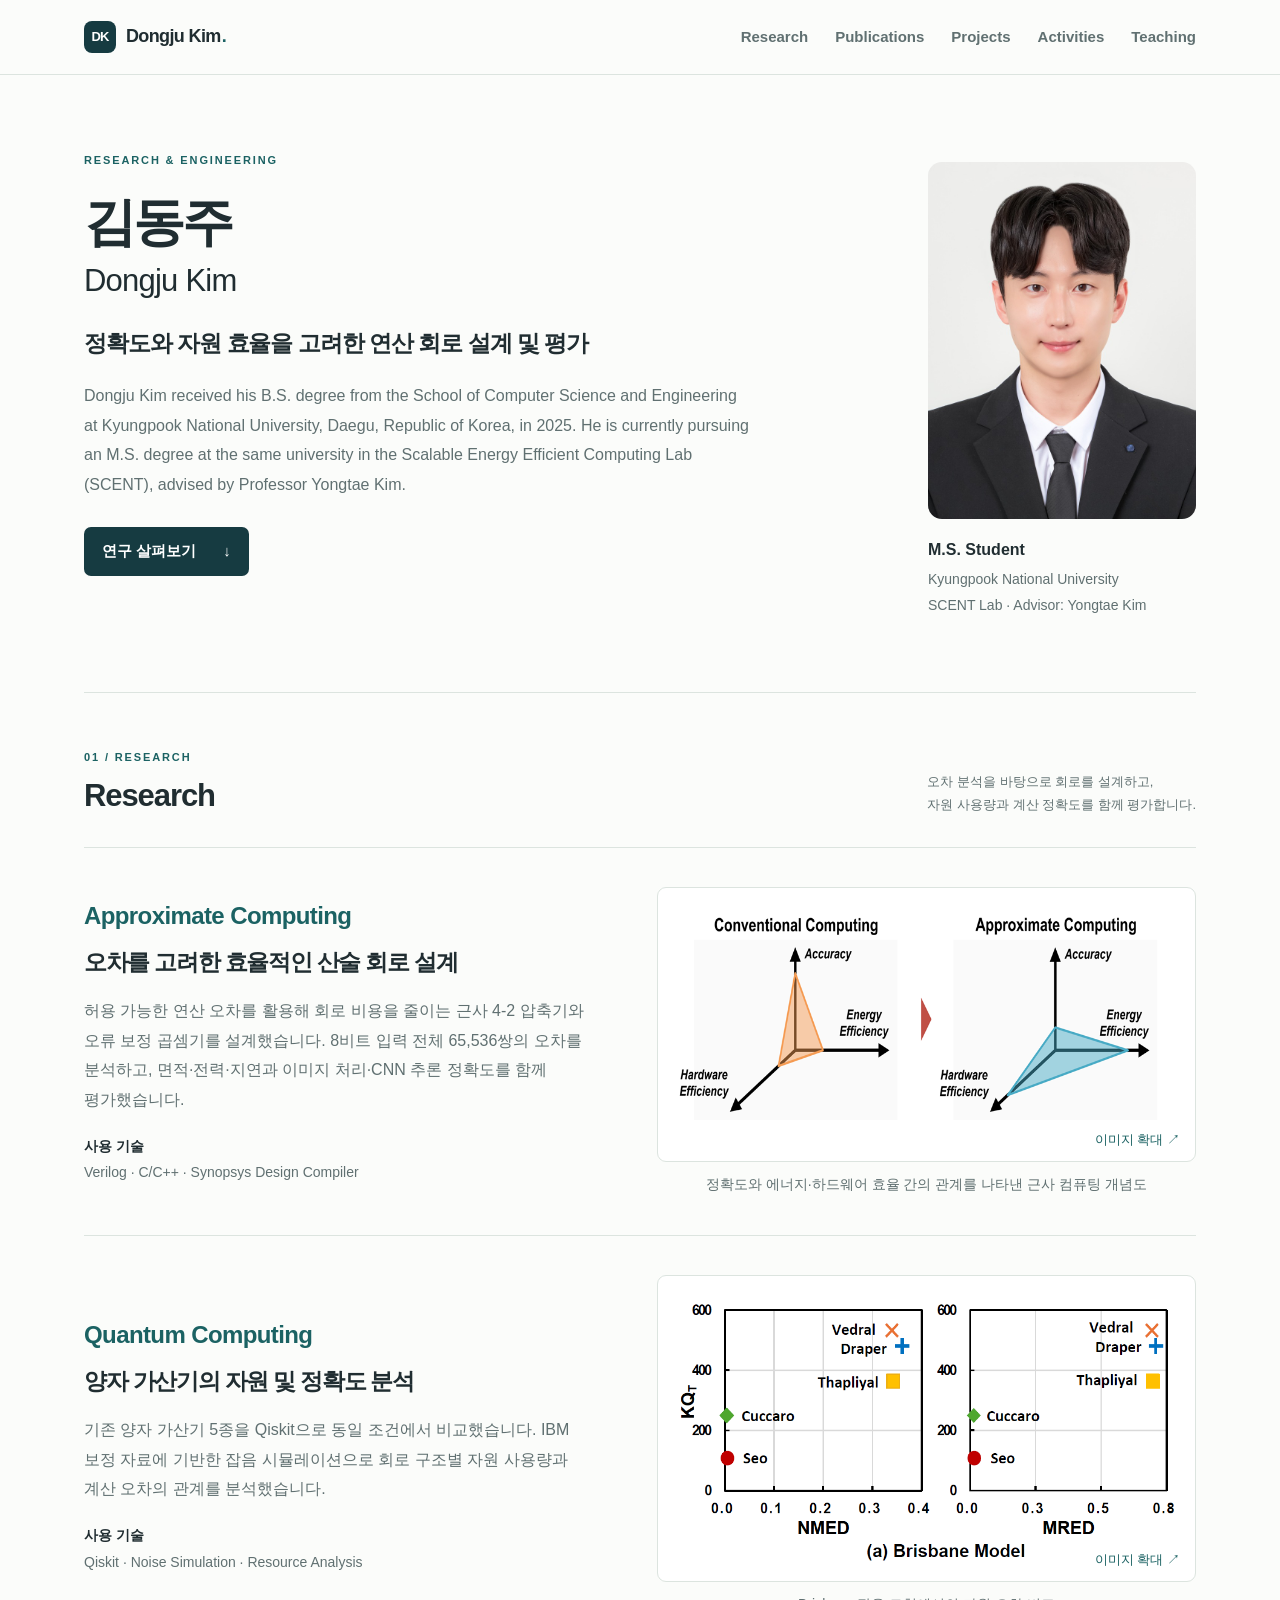
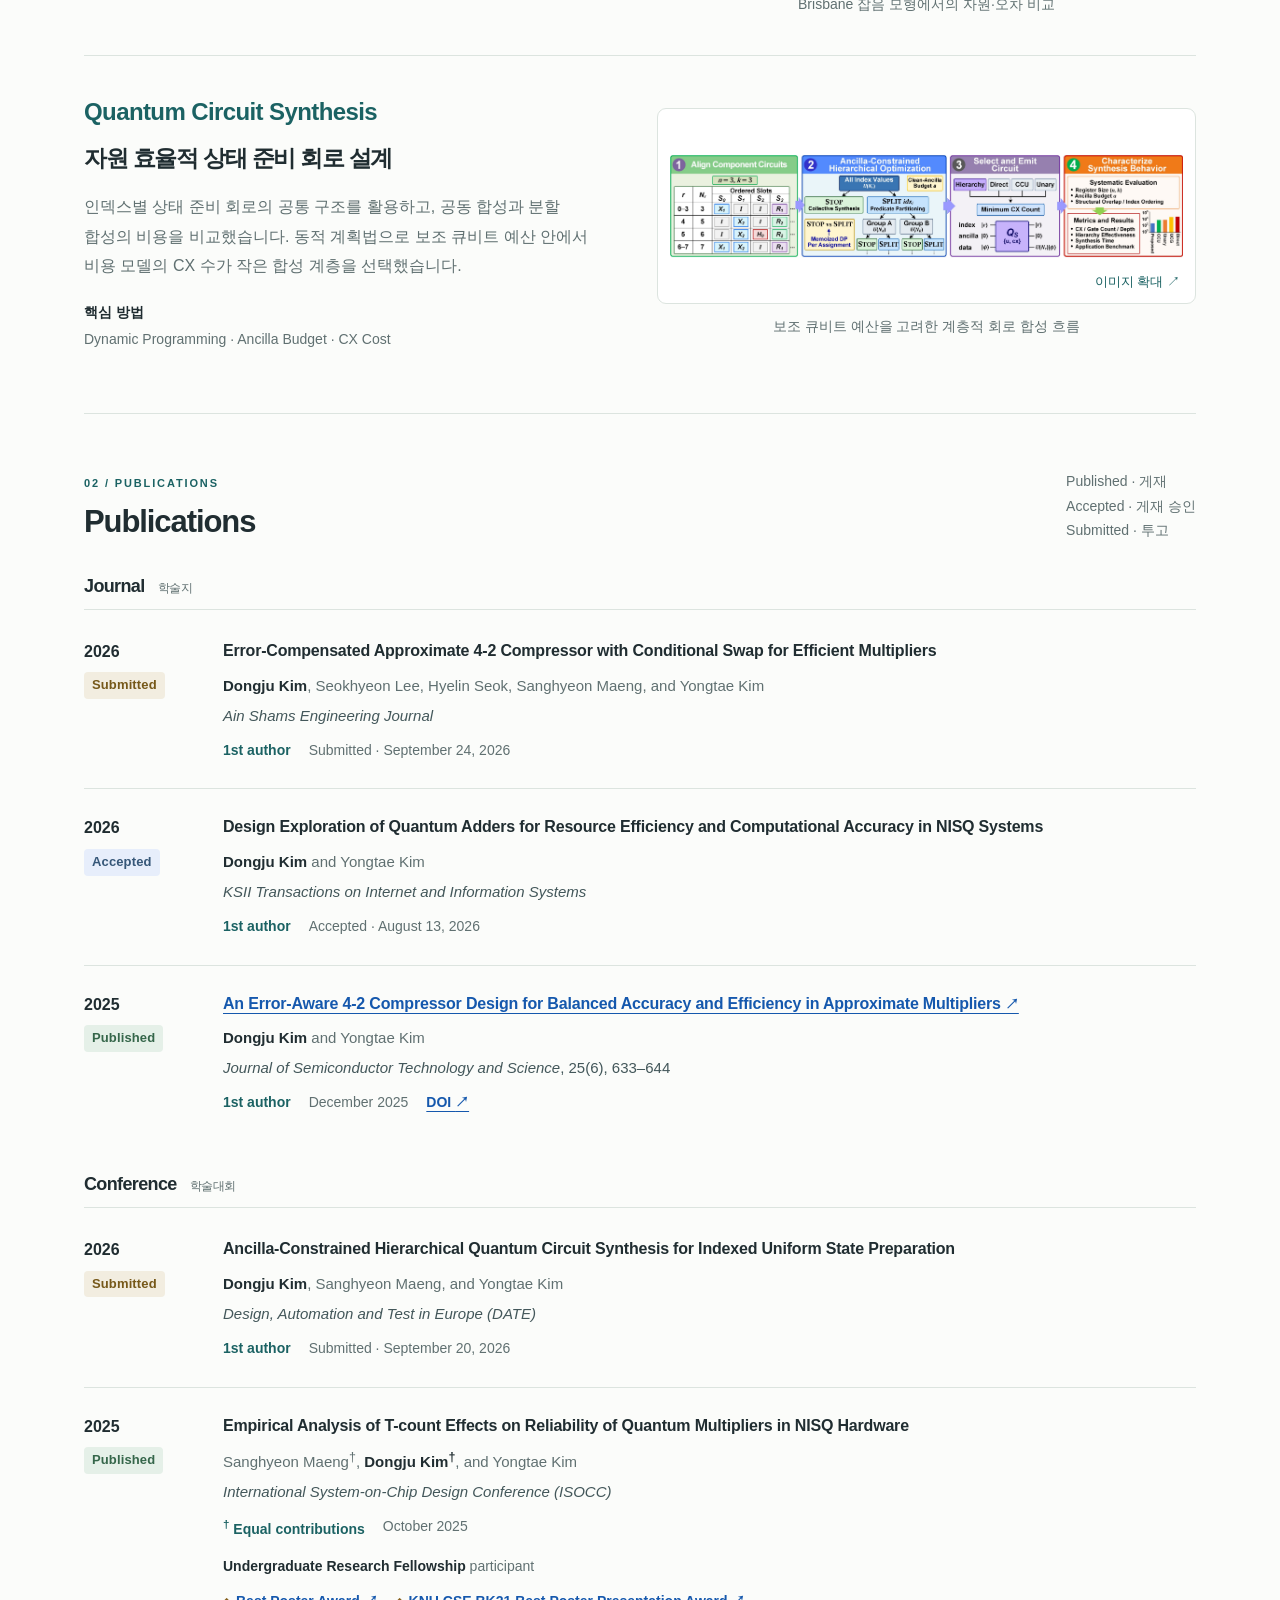
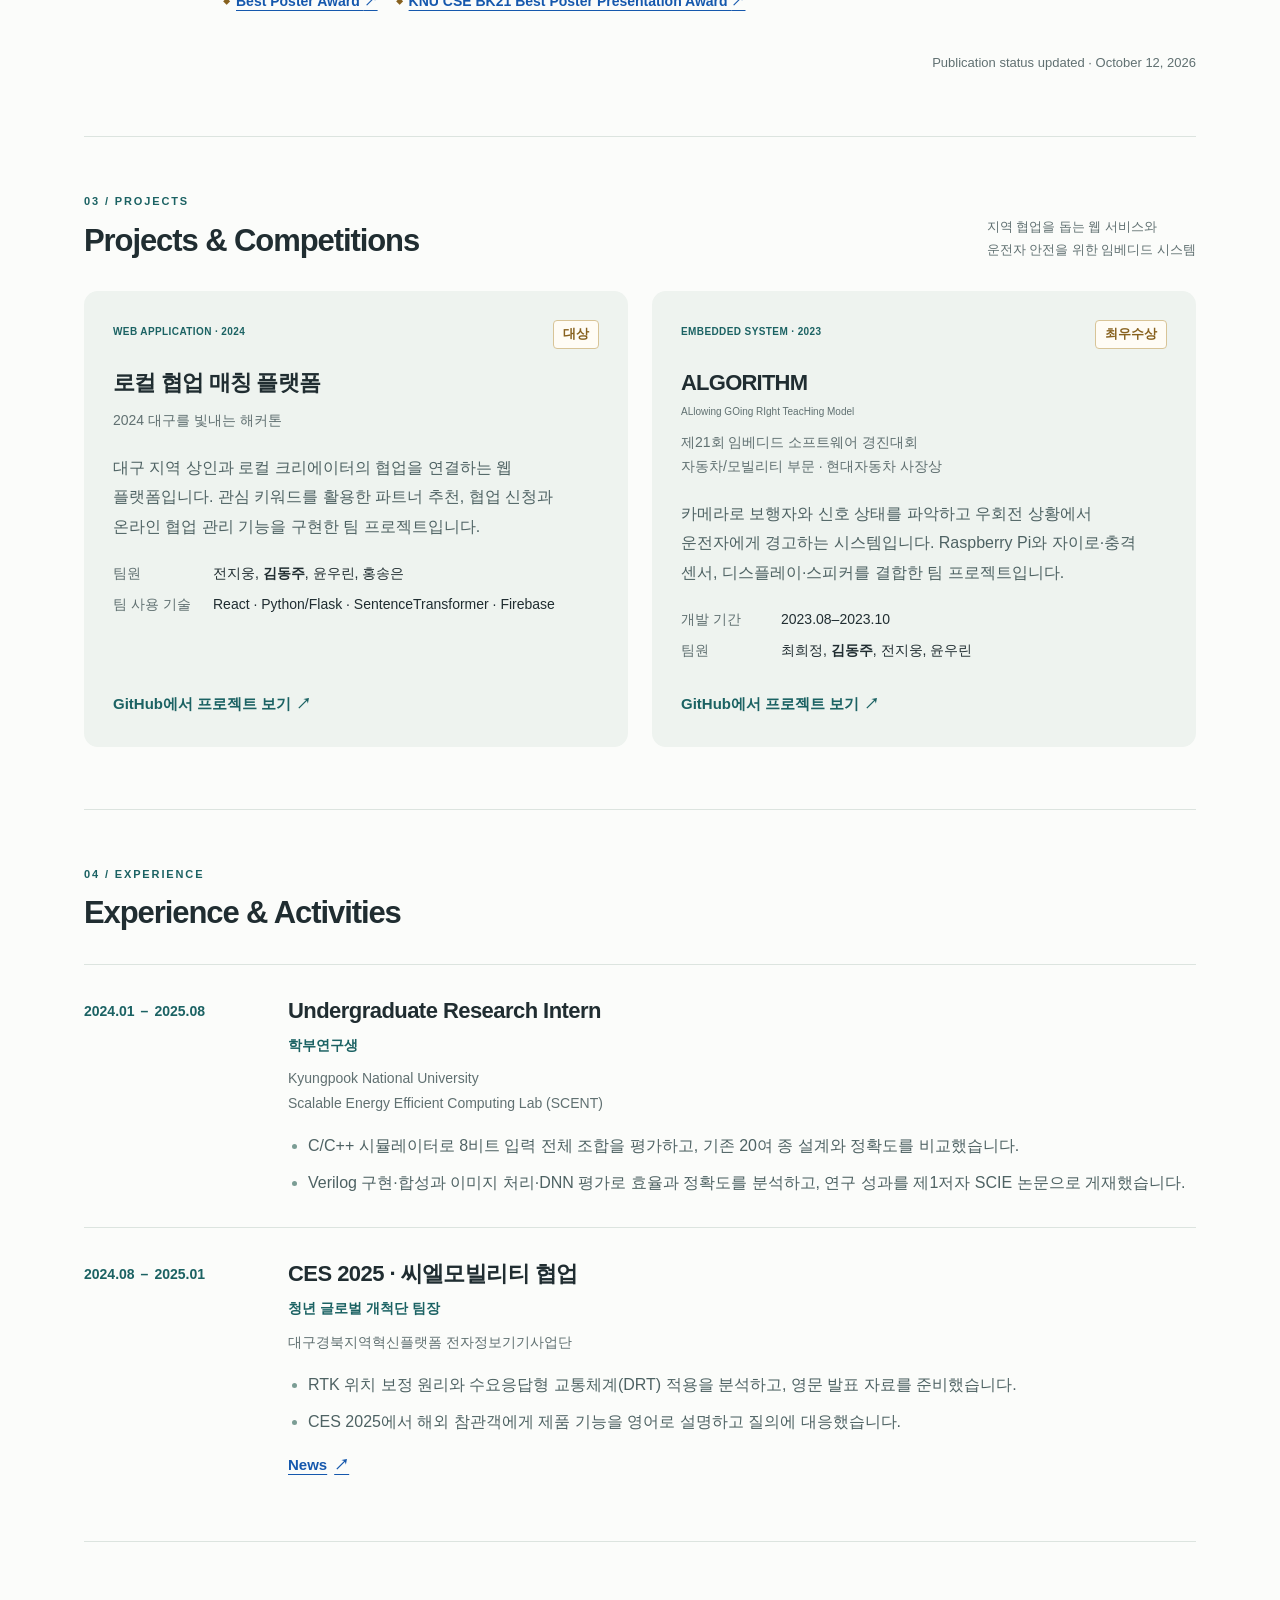
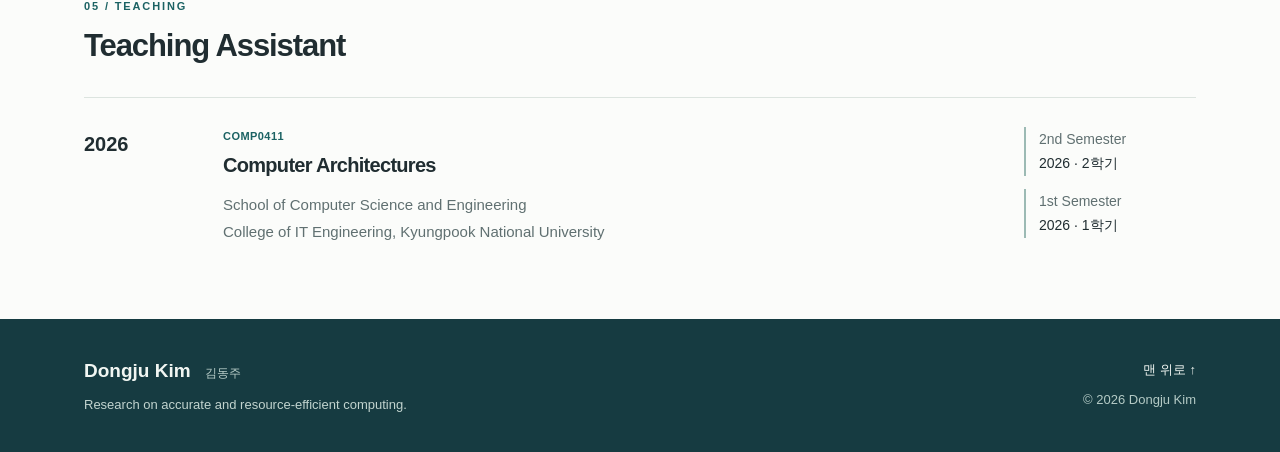
<file: index.html>
<!doctype html>
<html lang="ko">
<head>
  <meta charset="utf-8">
  <meta name="viewport" content="width=device-width, initial-scale=1">
  <meta name="theme-color" content="#163b41">
  <title>Dongju Kim · 김동주 | Research &amp; Engineering</title>
  <meta name="description" content="김동주(Dongju Kim)의 연구 및 개발 포트폴리오. 경북대학교 SCENT Lab 석사과정. 근사 연산 회로, 양자 가산기, 자원 효율적 양자 회로 합성 연구와 프로젝트를 소개합니다.">
  <meta property="og:type" content="website">
  <meta property="og:title" content="Dongju Kim · 김동주 | Research &amp; Engineering">
  <meta property="og:description" content="정확도와 자원 효율을 고려한 연산 회로 설계 및 평가. 연구, 논문, 개발 프로젝트를 소개합니다.">
  <meta property="og:url" content="https://dongju333.github.io/">
  <meta property="og:image" content="https://dongju333.github.io/assets/dongju-kim.jpg">
  <link rel="canonical" href="https://dongju333.github.io/">
  <link rel="icon" href="assets/favicon.svg" type="image/svg+xml">
  <link rel="stylesheet" href="styles.css?v=20261012-activities">
  <script src="script.js" defer></script>
</head>
<body>
  <a class="skip-link" href="#main">본문으로 이동</a>
  <header class="site-header">
    <div class="nav-wrap">
      <a class="wordmark" href="#about" aria-label="Dongju Kim 홈"><span class="monogram" aria-hidden="true">DK</span> Dongju Kim<span class="wordmark-dot" aria-hidden="true">.</span></a>
      <nav aria-label="주요 메뉴">
        <a href="#research">Research</a>
        <a href="#publications">Publications</a>
        <a href="#projects">Projects</a>
        <a href="#activities">Activities</a>
        <a href="#teaching">Teaching</a>
      </nav>
    </div>
  </header>

  <main id="main" class="page">
    <!-- ABOUT: 약력, 이름, 소개 문구 -->
    <section id="about" class="hero" aria-labelledby="hero-name">
      <div class="hero-copy">
        <p class="eyebrow">RESEARCH &amp; ENGINEERING</p>
        <h1 id="hero-name">김동주<span lang="en">Dongju Kim</span></h1>
        <p class="hero-focus">정확도와 자원 효율을 고려한 연산 회로 설계 및 평가</p>
        <p class="bio" lang="en">Dongju Kim received his B.S. degree from the School of Computer Science and Engineering at Kyungpook National University, Daegu, Republic of Korea, in 2025. He is currently pursuing an M.S. degree at the same university in the Scalable Energy Efficient Computing Lab (SCENT), advised by Professor Yongtae Kim.</p>
        <div class="hero-links">
          <a class="button primary" href="#research">연구 살펴보기 <span aria-hidden="true">↓</span></a>
        </div>
      </div>
      <aside class="profile" aria-label="프로필">
        <img src="assets/dongju-kim.jpg" width="720" height="960" alt="김동주 프로필 사진" fetchpriority="high">
        <div class="profile-caption"><strong>M.S. Student</strong><span>Kyungpook National University</span><span>SCENT Lab · Advisor: Yongtae Kim</span></div>
      </aside>
    </section>

    <!-- RESEARCH: 설명은 간결하게, 서지정보는 Publications에서 관리 -->
    <section id="research" class="section" aria-labelledby="research-title">
      <div class="section-heading"><div><p class="eyebrow">01 / RESEARCH</p><h2 id="research-title">Research</h2></div><p class="section-intro">오차 분석을 바탕으로 회로를 설계하고,<br>자원 사용량과 계산 정확도를 함께 평가합니다.</p></div>
      <article class="research-item">
        <div class="research-copy">
          <p class="topic">Approximate Computing</p>
          <h3>오차를 고려한 효율적인 산술 회로 설계</h3>
          <p>허용 가능한 연산 오차를 활용해 회로 비용을 줄이는 근사 4-2 압축기와 오류 보정 곱셈기를 설계했습니다. 8비트 입력 전체 65,536쌍의 오차를 분석하고, 면적·전력·지연과 이미지 처리·CNN 추론 정확도를 함께 평가했습니다.</p>
          <p class="methods"><span>사용 기술</span> Verilog · C/C++ · Synopsys Design Compiler</p>
        </div>
        <figure class="research-figure conceptual">
          <a class="figure-open" href="assets/approximate-compressor.png" data-lightbox data-caption="정확도와 에너지·하드웨어 효율 간의 관계를 나타낸 근사 컴퓨팅 개념도" aria-label="근사 컴퓨팅 개념도 확대">
            <img src="assets/approximate-compressor.png" width="840" height="371" loading="lazy" alt="일반 컴퓨팅과 근사 컴퓨팅의 정확도, 에너지 효율, 하드웨어 효율을 비교한 개념도">
            <span class="expand-label">이미지 확대 <span aria-hidden="true">↗</span></span>
          </a>
          <figcaption>정확도와 에너지·하드웨어 효율 간의 관계를 나타낸 근사 컴퓨팅 개념도</figcaption>
        </figure>
      </article>
      <article class="research-item">
        <div class="research-copy">
          <p class="topic">Quantum Computing</p>
          <h3>양자 가산기의 자원 및 정확도 분석</h3>
          <p>기존 양자 가산기 5종을 Qiskit으로 동일 조건에서 비교했습니다. IBM 보정 자료에 기반한 잡음 시뮬레이션으로 회로 구조별 자원 사용량과 계산 오차의 관계를 분석했습니다.</p>
          <p class="methods"><span>사용 기술</span> Qiskit · Noise Simulation · Resource Analysis</p>
        </div>
        <figure class="research-figure">
          <a class="figure-open" href="assets/quantum-adders.png" data-lightbox data-caption="Brisbane 잡음 모형에서 양자 가산기별 자원 지표(KQₜ)와 오차 지표(NMED·MRED) 비교" aria-label="양자 가산기 비교 그래프 확대">
            <img src="assets/quantum-adders.png" width="901" height="472" loading="lazy" alt="Brisbane 잡음 모형에서 Vedral, Draper, Thapliyal, Cuccaro, Seo 가산기의 KQt와 NMED 및 MRED를 비교한 산점도">
            <span class="expand-label">이미지 확대 <span aria-hidden="true">↗</span></span>
          </a>
          <figcaption>Brisbane 잡음 모형에서의 자원·오차 비교</figcaption>
        </figure>
      </article>
      <article class="research-item synthesis">
        <div class="research-copy">
          <p class="topic">Quantum Circuit Synthesis</p>
          <h3>자원 효율적 상태 준비 회로 설계</h3>
          <p>인덱스별 상태 준비 회로의 공통 구조를 활용하고, 공동 합성과 분할 합성의 비용을 비교했습니다. 동적 계획법으로 보조 큐비트 예산 안에서 비용 모델의 CX 수가 작은 합성 계층을 선택했습니다.</p>
          <p class="methods"><span>핵심 방법</span> Dynamic Programming · Ancilla Budget · CX Cost</p>
        </div>
        <figure class="research-figure wide">
          <a class="figure-open" href="assets/state-preparation.jpg" data-lightbox data-caption="회로 정렬, 보조 큐비트 예산을 고려한 계층적 최적화, 회로 선택 및 평가로 구성한 합성 흐름" aria-label="상태 준비 회로 합성 흐름도 확대">
            <img src="assets/state-preparation.jpg" width="4399" height="885" loading="lazy" alt="구성 회로 정렬, 보조 큐비트 제약 계층적 최적화, 회로 선택과 생성, 시스템 동작 평가의 네 단계로 이루어진 합성 흐름도">
            <span class="expand-label">이미지 확대 <span aria-hidden="true">↗</span></span>
          </a>
          <figcaption>보조 큐비트 예산을 고려한 계층적 회로 합성 흐름</figcaption>
        </figure>
      </article>
    </section>

    <!-- PUBLICATIONS: 상태와 날짜는 변경될 때 함께 수정 -->
    <section id="publications" class="section" aria-labelledby="publications-title">
      <div class="section-heading"><div><p class="eyebrow">02 / PUBLICATIONS</p><h2 id="publications-title">Publications</h2></div><p class="section-intro status-key"><span>Published · 게재</span><span>Accepted · 게재 승인</span><span>Submitted · 투고</span></p></div>
      <h3 class="publication-group">Journal <span>학술지</span></h3>
      <ol class="publication-list">
        <li class="publication">
          <div class="publication-meta"><span class="year">2026</span><span class="status submitted">Submitted</span></div>
          <div class="publication-body"><h4>Error-Compensated Approximate 4-2 Compressor with Conditional Swap for Efficient Multipliers</h4>
            <p class="authors"><strong>Dongju Kim</strong>, Seokhyeon Lee, Hyelin Seok, Sanghyeon Maeng, and Yongtae Kim</p>
            <p class="venue"><cite>Ain Shams Engineering Journal</cite></p>
            <p class="publication-detail"><span>1st author</span><span>Submitted · September 24, 2026</span></p>
          </div>
        </li>
        <li class="publication">
          <div class="publication-meta"><span class="year">2026</span><span class="status accepted">Accepted</span></div>
          <div class="publication-body"><h4>Design Exploration of Quantum Adders for Resource Efficiency and Computational Accuracy in NISQ Systems</h4>
            <p class="authors"><strong>Dongju Kim</strong> and Yongtae Kim</p>
            <p class="venue"><cite>KSII Transactions on Internet and Information Systems</cite></p>
            <p class="publication-detail"><span>1st author</span><span>Accepted · August 13, 2026</span></p>
          </div>
        </li>
        <li class="publication">
          <div class="publication-meta"><span class="year">2025</span><span class="status published">Published</span></div>
          <div class="publication-body"><h4><a href="https://doi.org/10.5573/JSTS.2025.25.6.633" target="_blank" rel="noopener noreferrer">An Error-Aware 4-2 Compressor Design for Balanced Accuracy and Efficiency in Approximate Multipliers <span class="external-arrow" aria-hidden="true">↗</span><span class="sr-only"> 논문 새 탭</span></a></h4>
            <p class="authors"><strong>Dongju Kim</strong> and Yongtae Kim</p>
            <p class="venue"><cite>Journal of Semiconductor Technology and Science</cite>, 25(6), 633–644</p>
            <p class="publication-detail"><span>1st author</span><span>December 2025</span><a href="https://doi.org/10.5573/JSTS.2025.25.6.633" target="_blank" rel="noopener noreferrer">DOI <span aria-hidden="true">↗</span><span class="sr-only"> 새 탭</span></a></p>
          </div>
        </li>
      </ol>
      <h3 class="publication-group">Conference <span>학술대회</span></h3>
      <ol class="publication-list">
        <li class="publication">
          <div class="publication-meta"><span class="year">2026</span><span class="status submitted">Submitted</span></div>
          <div class="publication-body"><h4>Ancilla-Constrained Hierarchical Quantum Circuit Synthesis for Indexed Uniform State Preparation</h4>
            <p class="authors"><strong>Dongju Kim</strong>, Sanghyeon Maeng, and Yongtae Kim</p>
            <p class="venue"><cite>Design, Automation and Test in Europe (DATE)</cite></p>
            <p class="publication-detail"><span>1st author</span><span>Submitted · September 20, 2026</span></p>
          </div>
        </li>
        <li class="publication">
          <div class="publication-meta"><span class="year">2025</span><span class="status published">Published</span></div>
          <div class="publication-body"><h4>Empirical Analysis of T-count Effects on Reliability of Quantum Multipliers in NISQ Hardware</h4>
            <p class="authors">Sanghyeon Maeng<sup>†</sup>, <strong>Dongju Kim<sup>†</sup></strong>, and Yongtae Kim</p>
            <p class="venue"><cite>International System-on-Chip Design Conference (ISOCC)</cite></p>
            <p class="publication-detail"><span><sup>†</sup> Equal contributions</span><span>October 2025</span></p>
            <p class="publication-fellowship"><strong>Undergraduate Research Fellowship</strong> participant</p>
            <ul class="paper-awards" aria-label="논문 수상">
              <li><a href="https://drive.google.com/file/d/1_Pi1_OMHDaSgYyZIVinRYZ2fTpuiWrGY/view" target="_blank" rel="noopener noreferrer">Best Poster Award <span class="external-arrow" aria-hidden="true">↗</span><span class="sr-only"> 수상 증빙 새 탭</span></a></li>
              <li><a href="https://drive.google.com/file/d/1RUtCVkG3wfAGXrP49LEhJfXWDFv9yEF8/view" target="_blank" rel="noopener noreferrer">KNU CSE BK21 Best Poster Presentation Award <span class="external-arrow" aria-hidden="true">↗</span><span class="sr-only"> 수상 증빙 새 탭</span></a></li>
            </ul>
          </div>
        </li>
      </ol>
      <p class="updated-note">Publication status updated · October 12, 2026</p>
    </section>

    <!-- PROJECTS: 팀 프로젝트 성과. 개인 역할은 확인된 내용만 추가 -->
    <section id="projects" class="section" aria-labelledby="projects-title">
      <div class="section-heading"><div><p class="eyebrow">03 / PROJECTS</p><h2 id="projects-title">Projects &amp; Competitions</h2></div><p class="section-intro">지역 협업을 돕는 웹 서비스와<br>운전자 안전을 위한 임베디드 시스템</p></div>
      <div class="projects-grid">
        <article class="project-card">
          <div class="project-top"><p class="topic">WEB APPLICATION · 2024</p><span class="award-mark">대상</span></div>
          <h3>로컬 협업 매칭 플랫폼</h3>
          <p class="event-name">2024 대구를 빛내는 해커톤</p>
          <p class="project-description">대구 지역 상인과 로컬 크리에이터의 협업을 연결하는 웹 플랫폼입니다. 관심 키워드를 활용한 파트너 추천, 협업 신청과 온라인 협업 관리 기능을 구현한 팀 프로젝트입니다.</p>
          <dl class="project-facts"><div><dt>팀원</dt><dd>전지웅, <strong>김동주</strong>, 윤우린, 홍송은</dd></div><div><dt>팀 사용 기술</dt><dd>React · Python/Flask · SentenceTransformer · Firebase</dd></div></dl>
          <a class="text-link" href="https://github.com/wldnd2/2024_SW_hackathon" target="_blank" rel="noopener noreferrer">GitHub에서 프로젝트 보기 <span aria-hidden="true">↗</span><span class="sr-only"> 새 탭</span></a>
        </article>
        <article class="project-card">
          <div class="project-top"><p class="topic">EMBEDDED SYSTEM · 2023</p><span class="award-mark">최우수상</span></div>
          <h3>ALGORITHM</h3>
          <p class="project-subtitle" lang="en">ALlowing GOing RIght TeacHing Model</p>
          <p class="event-name">제21회 임베디드 소프트웨어 경진대회<br>자동차/모빌리티 부문 · 현대자동차 사장상</p>
          <p class="project-description">카메라로 보행자와 신호 상태를 파악하고 우회전 상황에서 운전자에게 경고하는 시스템입니다. Raspberry Pi와 자이로·충격 센서, 디스플레이·스피커를 결합한 팀 프로젝트입니다.</p>
          <dl class="project-facts"><div><dt>개발 기간</dt><dd>2023.08–2023.10</dd></div><div><dt>팀원</dt><dd>최희정, <strong>김동주</strong>, 전지웅, 윤우린</dd></div></dl>
          <a class="text-link" href="https://github.com/hdddhdd/2023ESWContest_mobility_6043" target="_blank" rel="noopener noreferrer">GitHub에서 프로젝트 보기 <span aria-hidden="true">↗</span><span class="sr-only"> 새 탭</span></a>
        </article>
      </div>
    </section>

    <!-- ACTIVITIES: 연구 참여 및 대외 활동 -->
    <section id="activities" class="section" aria-labelledby="activities-title">
      <div class="section-heading"><div><p class="eyebrow">04 / EXPERIENCE</p><h2 id="activities-title">Experience &amp; Activities</h2></div></div>
      <div class="activity-list">
        <article class="activity-row" aria-labelledby="undergraduate-title">
          <p class="activity-period"><time datetime="2024-01">2024.01</time><span aria-hidden="true">–</span><span class="sr-only">부터 </span><time datetime="2025-08">2025.08</time></p>
          <div class="activity-copy">
            <h3 id="undergraduate-title" lang="en">Undergraduate Research Intern</h3>
            <p class="activity-role">학부연구생</p>
            <p class="activity-organization" lang="en">Kyungpook National University<br>Scalable Energy Efficient Computing Lab (SCENT)</p>
            <ul class="activity-highlights">
              <li>C/C++ 시뮬레이터로 8비트 입력 전체 조합을 평가하고, 기존 20여 종 설계와 정확도를 비교했습니다.</li>
              <li>Verilog 구현·합성과 이미지 처리·DNN 평가로 효율과 정확도를 분석하고, 연구 성과를 제1저자 SCIE 논문으로 게재했습니다.</li>
            </ul>
          </div>
        </article>
        <article class="activity-row" aria-labelledby="ces-title">
          <p class="activity-period"><time datetime="2024-08">2024.08</time><span aria-hidden="true">–</span><span class="sr-only">부터 </span><time datetime="2025-01">2025.01</time></p>
          <div class="activity-copy">
            <h3 id="ces-title">CES 2025 · 씨엘모빌리티 협업</h3>
            <p class="activity-role">청년 글로벌 개척단 팀장</p>
            <p class="activity-organization">대구경북지역혁신플랫폼 전자정보기기사업단</p>
            <ul class="activity-highlights">
              <li>RTK 위치 보정 원리와 수요응답형 교통체계(DRT) 적용을 분석하고, 영문 발표 자료를 준비했습니다.</li>
              <li>CES 2025에서 해외 참관객에게 제품 기능을 영어로 설명하고 질의에 대응했습니다.</li>
            </ul>
            <a class="activity-news" href="https://www.ciel.co.kr/blog/%EB%AA%A8%EB%B8%94mobble-CES2025-RTK%EA%B8%B0%EC%88%A0%EC%86%8C%EA%B0%9C" target="_blank" rel="noopener noreferrer">News <span aria-hidden="true">↗</span><span class="sr-only"> 씨엘모빌리티 CES 2025 관련 소식 새 탭</span></a>
          </div>
        </article>
      </div>
    </section>

    <section id="teaching" class="section teaching-section" aria-labelledby="teaching-title">
      <div class="section-heading"><div><p class="eyebrow">05 / TEACHING</p><h2 id="teaching-title">Teaching Assistant</h2></div></div>
      <div class="teaching-row"><div class="teaching-year">2026</div><div class="teaching-copy"><p class="topic">COMP0411</p><h3>Computer Architectures</h3><p lang="en">School of Computer Science and Engineering<br>College of IT Engineering, Kyungpook National University</p></div><ul class="semesters"><li><span>2nd Semester</span><strong>2026 · 2학기</strong></li><li><span>1st Semester</span><strong>2026 · 1학기</strong></li></ul></div>
    </section>
  </main>

  <footer class="site-footer"><div><a class="footer-name" href="#about">Dongju Kim <span>김동주</span></a><p>Research on accurate and resource-efficient computing.</p></div><div class="footer-links"><a href="#about">맨 위로 ↑</a><span>© 2026 Dongju Kim</span></div></footer>

  <dialog id="image-dialog" class="image-dialog" aria-labelledby="dialog-caption">
    <button class="dialog-close" type="button" aria-label="이미지 확대 닫기">닫기 <span aria-hidden="true">×</span></button>
    <figure><img id="dialog-image" alt=""><figcaption id="dialog-caption"></figcaption></figure>
  </dialog>
</body>
</html>
</file>
<file: styles.css>
:root{--paper:#fbfcfa;--white:#fff;--ink:#202d31;--muted:#607071;--accent:#1b6263;--deep:#163b41;--line:#dce4df;--wash:#eef3ef;--gold:#87611e;--radius:14px}
*{box-sizing:border-box}
html{scroll-behavior:smooth;scroll-padding-top:102px}
body{margin:0;background:var(--paper);color:var(--ink);font-family:-apple-system,BlinkMacSystemFont,"Segoe UI","Noto Sans KR","Apple SD Gothic Neo","Malgun Gothic",Arial,sans-serif;font-size:16px;line-height:1.75;-webkit-font-smoothing:antialiased;word-break:keep-all;overflow-wrap:break-word}
a{color:inherit;text-decoration:none;text-underline-offset:5px}
a:hover{color:var(--accent)}
a:focus-visible,button:focus-visible{outline:3px solid #b57723;outline-offset:5px;border-radius:3px}
button{font:inherit}
img{display:block;max-width:100%;height:auto}
h1,h2,h3,h4,p,figure{margin:0}
h1,h2,h3,h4{line-height:1.35;letter-spacing:-.035em}
.sr-only{position:absolute;width:1px;height:1px;padding:0;margin:-1px;overflow:hidden;clip:rect(0,0,0,0);white-space:nowrap;border:0}
.skip-link{position:fixed;top:-60px;left:16px;background:var(--deep);color:white;z-index:100;padding:8px 20px}.skip-link:focus{top:12px}
.site-header{position:sticky;top:0;z-index:20;background:rgba(251,252,250,.97);border-bottom:1px solid var(--line)}
.nav-wrap{max-width:1152px;margin:auto;padding:20px 40px;display:flex;align-items:center;justify-content:space-between;gap:24px}
.wordmark{font-weight:750;font-size:18px;display:flex;align-items:center;gap:10px;white-space:nowrap;letter-spacing:-.035em}.wordmark-dot{color:var(--accent);margin-left:-9px}
.monogram{font-size:13px;color:white;background:var(--deep);width:32px;height:32px;display:grid;place-items:center;border-radius:8px;letter-spacing:-.06em}
nav{display:flex;gap:27px;font-size:13px;font-weight:600;color:var(--muted)}nav a{padding:4px 0}nav a:hover,nav a[aria-current]{color:var(--accent);text-decoration:underline}
.page{max-width:1152px;margin:auto;padding:0 40px}
.hero{display:grid;grid-template-columns:minmax(0,1fr) 248px;gap:80px;padding:76px 0 74px;align-items:start}
.eyebrow{font-size:11px;font-weight:750;letter-spacing:.17em;color:var(--accent);margin-bottom:17px}
h1{font-size:52px;font-weight:750;letter-spacing:-.06em}h1 span{display:block;font-size:31px;font-weight:450;letter-spacing:-.025em;margin-top:3px}
.hero-focus{font-size:23px;font-weight:600;line-height:1.55;letter-spacing:-.045em;margin-top:24px}
.bio{font-size:14px;line-height:1.9;color:var(--muted);margin-top:19px;max-width:665px;word-break:normal}
.hero-links{display:flex;gap:27px;align-items:center;margin-top:28px}.button{display:inline-flex;align-items:center;gap:27px;font-size:13px;font-weight:650;padding:11px 18px;border-radius:7px}.button.primary{color:white;background:var(--deep)}.button.primary:hover{background:var(--accent)}.text-link{font-weight:650;color:var(--accent);font-size:13px}.text-link:hover{text-decoration:underline}
.profile{margin-top:11px}.profile>img{width:100%;border-radius:var(--radius);aspect-ratio:3/4;object-fit:cover;background:var(--wash)}
.profile-caption{display:grid;font-size:11px;color:var(--muted);gap:1px;margin-top:17px;line-height:1.7}.profile-caption strong{color:var(--ink);font-size:14px;font-weight:650;margin-bottom:2px}
.section{padding:55px 0 62px;border-top:1px solid var(--line)}
.section-heading{display:flex;justify-content:space-between;align-items:end;gap:30px;margin-bottom:30px}.section-heading .eyebrow{margin-bottom:8px}h2{font-size:31px;font-weight:650;letter-spacing:-.035em}.section-intro{font-size:13px;color:var(--muted);line-height:1.8}
.research-item{display:grid;grid-template-columns:minmax(0,1fr) minmax(0,1.06fr);align-items:center;gap:64px;padding:39px 0;border-top:1px solid var(--line)}.research-item:last-child{padding-bottom:0}
.topic{color:var(--accent);font-size:11px;font-weight:700;letter-spacing:.04em;margin-bottom:11px}
.research-copy h3{font-size:23px;font-weight:650;line-height:1.55;letter-spacing:-.055em}.research-copy>p:not(.topic):not(.methods){margin-top:16px;font-size:14px;color:var(--muted);line-height:1.95}
.methods{margin-top:19px;font-size:11px;line-height:1.9;color:var(--muted);word-break:normal}.methods span{color:var(--ink);font-weight:650;display:block;margin-bottom:2px}
.research-figure{min-width:0}.figure-open{display:flex;position:relative;background:white;min-height:222px;padding:20px 16px;align-items:center;justify-content:center;border:1px solid var(--line);border-radius:9px;overflow:hidden}.figure-open:hover{border-color:var(--accent)}.figure-open img{width:100%;object-fit:contain;max-height:278px}.compact .figure-open img{width:auto;max-height:255px}.expand-label{position:absolute;right:8px;bottom:7px;background:rgba(255,255,255,.95);padding:2px 7px;border-radius:3px;color:var(--accent);font-size:10px}.research-figure figcaption{font-size:11px;line-height:1.7;color:var(--muted);margin-top:10px;text-align:center}.synthesis .figure-open{min-height:196px;padding:20px 12px}.synthesis .research-copy h3{font-size:23px}
.publication-group{font-size:18px;font-weight:650;margin:31px 0 3px;padding-bottom:11px;border-bottom:1px solid var(--line)}.publication-group span{font-size:12px;color:var(--muted);font-weight:400;margin-left:9px}.publication-list{list-style:none;margin:0;padding:0}.publication{display:grid;grid-template-columns:112px minmax(0,1fr);gap:27px;padding:26px 0;border-bottom:1px solid var(--line)}.publication:last-child{border-bottom:0}.publication-meta{display:flex;flex-direction:column;align-items:flex-start;gap:9px;padding-top:2px}.year{font-size:15px;line-height:1.4;font-weight:650}.status{font-size:10px;font-weight:650;border-radius:4px;padding:2px 8px;letter-spacing:.01em}.submitted{background:#f2ede0;color:#765819}.accepted{background:#e7eefb;color:#365778}.published{background:#e5f0e8;color:#35664a}.conference{background:#eaeef0;color:#53616b}.publication-body h4{font-size:16px;font-weight:650;line-height:1.55;letter-spacing:-.012em;word-break:normal}.publication-body h4 a:hover{text-decoration:underline}.external-arrow{font-size:14px;color:var(--accent);white-space:nowrap}.authors{font-size:12px;line-height:1.8;color:var(--muted);margin-top:8px;word-break:normal}.authors strong{color:var(--ink);font-weight:700}.venue{font-size:12px;line-height:1.8;margin-top:3px;color:#43575a;word-break:normal}.venue cite{font-style:italic}.publication-detail{display:flex;flex-wrap:wrap;gap:4px 18px;font-size:11px;line-height:1.8;color:var(--muted);margin-top:9px;word-break:normal}.publication-detail>span:first-child{font-weight:650;color:var(--accent)}.publication-detail a{color:var(--accent);font-weight:650}.publication-detail a:hover{text-decoration:underline}.status-key{display:flex;flex-direction:column;font-size:10px;gap:0}.paper-awards{display:flex;flex-wrap:wrap;list-style:none;gap:4px 18px;margin:11px 0 0;padding:0;color:var(--gold);font-size:11px;font-weight:600;word-break:normal}.paper-awards li:before{content:"◆";font-size:7px;vertical-align:middle;margin-right:6px}.updated-note{text-align:right;color:var(--muted);font-size:10px;margin-top:12px}
.projects-grid{display:grid;grid-template-columns:repeat(2,minmax(0,1fr));gap:24px}.project-card{background:var(--wash);padding:29px;border-radius:var(--radius);display:flex;flex-direction:column}.project-top{display:flex;justify-content:space-between;align-items:start;gap:10px;margin-bottom:17px}.project-top .topic{margin:3px 0 0;font-size:10px}.award-mark{font-size:11px;white-space:nowrap;color:var(--gold);font-weight:700;border:1px solid #d8c497;border-radius:4px;padding:2px 9px;background:#fffcf5}.project-card h3{font-size:22px;font-weight:650;line-height:1.5}.event-name{font-size:12px;color:var(--muted);line-height:1.8;margin-top:9px}.project-subtitle{font-size:10px;color:var(--muted);margin-top:4px;word-break:normal}.project-description{font-size:13px;line-height:1.95;margin-top:20px;color:#4e6263}.project-facts{margin:20px 0 23px;font-size:11px;line-height:1.9}.project-facts>div{display:grid;grid-template-columns:75px 1fr;gap:10px;margin-bottom:6px}.project-facts dt{color:var(--muted)}.project-facts dd{margin:0;word-break:normal}.project-facts strong{font-weight:650}.project-card>.text-link{margin-top:auto;font-size:12px}
.teaching-row{display:grid;grid-template-columns:112px minmax(0,1fr) 172px;gap:27px;padding:29px 0;border-top:1px solid var(--line)}.teaching-year{font-size:20px;font-weight:650}.teaching-copy .topic{margin:0 0 6px}.teaching-copy h3{font-size:20px;font-weight:650}.teaching-copy>p:last-child{color:var(--muted);font-size:12px;margin-top:12px;word-break:normal}.semesters{list-style:none;margin:0;padding:0;font-size:11px;display:grid;gap:13px;align-content:start}.semesters li{border-left:2px solid #9cbab4;padding-left:13px;display:grid;color:var(--muted)}.semesters strong{color:var(--ink);font-size:12px;font-weight:500}.teaching-section{padding-bottom:45px}
.site-footer{background:var(--deep);color:#f1f6f2;display:flex;justify-content:space-between;gap:30px;padding:35px max(40px,calc((100vw - 1072px)/2));align-items:center}.footer-name{font-weight:650;font-size:19px}.footer-name span{font-size:12px;margin-left:9px;font-weight:400;color:#bacfca}.site-footer p{font-size:11px;color:#c2d4cf;margin-top:7px;word-break:normal}.footer-links{display:flex;flex-wrap:wrap;justify-content:flex-end;gap:8px 20px;font-size:11px}.footer-links span{flex-basis:100%;text-align:right;color:#b5cbc6}.site-footer a:hover{color:white;text-decoration:underline}
.image-dialog{border:0;border-radius:12px;padding:56px 22px 22px;background:white;max-width:calc(100vw - 36px);width:1200px;max-height:90dvh;color:var(--ink)}.image-dialog::backdrop{background:rgba(12,29,34,.8)}.image-dialog:not([open]){display:none}.dialog-close{position:absolute;top:10px;right:16px;border:0;background:var(--wash);border-radius:6px;padding:4px 13px;font-size:13px;color:var(--ink);cursor:pointer}.dialog-close span{font-size:19px;margin-left:7px}.image-dialog img{margin:auto;max-height:70dvh;width:auto;object-fit:contain}.image-dialog figcaption{text-align:center;margin-top:16px;font-size:12px;color:var(--muted);line-height:1.7}
@media(min-width:1280px){.page,.nav-wrap{max-width:1192px}.hero{gap:95px;grid-template-columns:minmax(0,1fr) 268px}.site-footer{padding-inline:max(40px,calc((100vw - 1112px)/2))}}
@media(max-width:900px){.hero{gap:38px;grid-template-columns:minmax(0,1fr) 208px}.hero-focus{font-size:20px}.research-item{gap:35px}.research-copy h3,.synthesis .research-copy h3{font-size:21px}.project-card{padding:24px}.project-top{flex-wrap:wrap}.teaching-row{grid-template-columns:75px minmax(0,1fr) 145px;gap:20px}nav{gap:18px}}
@media(max-width:680px){html{scroll-padding-top:130px}.nav-wrap{padding:14px 22px 11px;flex-wrap:wrap;gap:10px}.wordmark{font-size:16px}.monogram{width:27px;height:27px;font-size:11px}nav{width:100%;justify-content:space-between;gap:12px;font-size:11px}.page{padding:0 23px}.hero{padding:39px 0 42px;grid-template-columns:minmax(0,1fr) 108px;column-gap:20px;row-gap:24px}.hero-copy{display:contents}.hero .eyebrow{grid-column:1;font-size:9px;letter-spacing:.13em;margin-bottom:-15px}h1{grid-column:1;font-size:39px;line-height:1.3;margin-top:-3px}h1 span{font-size:24px;margin-top:3px}.profile{grid-column:2;grid-row:1/4;margin:0;align-self:start}.profile-caption{font-size:9px;line-height:1.6;gap:3px;margin-top:9px}.profile-caption strong{font-size:11px}.profile-caption span:last-child{display:none}.profile>img{border-radius:9px}.hero-focus{grid-column:1;font-size:17px;margin-top:0;line-height:1.7;align-self:start}.desktop-break{display:none}.bio{grid-column:1/-1;margin-top:0;font-size:12px;line-height:1.9}.hero-links{grid-column:1/-1;margin-top:0;gap:23px}.button{font-size:12px;padding:10px 16px}.section{padding:35px 0 40px}.section-heading{display:block;margin-bottom:22px}.section-heading .eyebrow{font-size:9px}h2{font-size:26px}.section-intro{font-size:12px;margin-top:14px}.research-item{grid-template-columns:1fr;gap:22px;padding:28px 0}.research-copy h3,.synthesis .research-copy h3{font-size:22px}.research-copy h3 br{display:none}.research-copy>p:not(.topic):not(.methods){font-size:13px;margin-top:11px}.methods{margin-top:12px}.methods span{display:inline;margin-right:9px}.topic{font-size:10px;margin-bottom:8px}.figure-open{min-height:180px}.compact .figure-open img{max-height:240px}.synthesis .figure-open{min-height:140px;padding:14px 8px}.research-figure figcaption{font-size:10px}.status-key{flex-direction:row;flex-wrap:wrap;gap:4px 13px;display:flex;font-size:9px;margin-top:14px}.publication-group{font-size:17px;margin-top:23px}.publication{grid-template-columns:1fr;gap:12px;padding:23px 0}.publication-meta{flex-direction:row;align-items:center;gap:10px;padding:0}.year{font-size:12px}.status{font-size:9px}.publication-body h4{font-size:15px;line-height:1.65}.authors,.venue{font-size:11px}.publication-detail{font-size:10px;gap:4px 13px}.paper-awards{font-size:10px}.updated-note{text-align:left;font-size:9px}.projects-grid{grid-template-columns:1fr;gap:16px}.project-top{flex-wrap:nowrap}.project-card{padding:23px}.project-card h3{font-size:21px}.teaching-row{grid-template-columns:1fr;gap:15px;padding-top:22px}.teaching-year{font-size:16px}.teaching-copy h3{font-size:19px}.semesters{grid-template-columns:repeat(2,1fr);gap:12px;margin-top:4px}.site-footer{padding:28px 23px;flex-direction:column;align-items:start;gap:23px}.footer-links{justify-content:start}.footer-links span{text-align:left}.image-dialog{padding:54px 12px 16px;max-width:calc(100vw - 20px)}.image-dialog figcaption{font-size:11px}.image-dialog img{max-height:68dvh}}
@media(prefers-reduced-motion:reduce){html{scroll-behavior:auto}}
@media print{html{scroll-padding-top:0}body{background:white;font-size:11pt}.site-header,.hero-links,.expand-label,.image-dialog,.footer-links{display:none}.page{max-width:none;padding:0}.hero{padding:0 0 25px;gap:30px;grid-template-columns:1fr 150px}.hero-copy{display:block}.profile{grid-column:auto;grid-row:auto}.profile-caption span:last-child{display:block}h1{font-size:30px}h1 span{font-size:23px}.hero-focus{font-size:17px}.bio{font-size:10px}.section{padding:22px 0}.research-item,.publication,.project-card,.teaching-row{break-inside:avoid}.research-item{grid-template-columns:1fr 1fr;gap:24px;padding:20px 0}.research-copy h3{font-size:17px}.research-copy>p:not(.topic):not(.methods){font-size:11px}.figure-open{min-height:0;padding:10px}.figure-open img{max-height:170px}.compact .figure-open img{max-height:170px}.section-heading{display:flex}h2{font-size:23px}.publication{grid-template-columns:85px 1fr;gap:20px;padding:17px 0}.publication-meta{flex-direction:column;align-items:start}.projects-grid{grid-template-columns:1fr 1fr}.teaching-row{grid-template-columns:80px 1fr 145px}.semesters{grid-template-columns:1fr}.site-footer{background:white;color:var(--ink);padding:20px 0;border-top:1px solid var(--line)}.site-footer p,.footer-name span{color:var(--muted)}}

/* Larger reading text. Heading and subtitle sizes remain unchanged. */
@media screen {
  .bio,.research-copy>p:not(.topic):not(.methods),.project-description {font-size:16px;line-height:1.85}
  .authors,.venue {font-size:15px;line-height:1.8}
  .publication-detail,.paper-awards,.status-key,.methods,.research-figure figcaption,
  .project-facts,.event-name,.semesters,.semesters strong,.image-dialog figcaption {font-size:14px;line-height:1.75}
  .profile-caption {font-size:14px;line-height:1.75}
  .profile-caption strong {font-size:16px}
  .teaching-copy>p:last-child {font-size:15px;line-height:1.8}
  .updated-note,.status,.award-mark {font-size:13px}
  .year {font-size:16px}
  .button,.text-link,.project-card>.text-link,.dialog-close {font-size:15px}
  nav {font-size:15px}
  .expand-label,.site-footer p,.footer-links {font-size:13px}
  .project-facts>div {grid-template-columns:90px minmax(0,1fr)}
  .project-top {flex-wrap:wrap}
  .conceptual .figure-open {min-height:0;padding:18px 14px 30px}
  .conceptual .figure-open img {width:100%;height:auto;max-height:none;object-fit:contain}
  .image-dialog figcaption {font-size:14px}
}
@media screen and (max-width:680px) {
  .bio,.research-copy>p:not(.topic):not(.methods),.project-description {font-size:16px}
  .authors,.venue,.publication-detail,.paper-awards,.methods,.research-figure figcaption,
  .project-facts,.event-name,.semesters,.semesters strong,.teaching-copy>p:last-child {font-size:14px}
  .profile-caption {font-size:12px}
  .profile-caption strong {font-size:14px}
  .status-key,.status,.award-mark,.updated-note,.expand-label {font-size:12px}
  .year {font-size:14px}
  nav {font-size:13px;flex-wrap:wrap;gap:6px 12px}
  .button,.text-link,.project-card>.text-link {font-size:15px}
  .project-facts>div {grid-template-columns:80px minmax(0,1fr);gap:10px}
  .conceptual .figure-open {padding:12px 8px 28px}
}

/* Publication links are recognizable before hover and without color alone. */
#publications a {
  color:#1558ad;
  text-decoration:underline;
  text-decoration-thickness:1px;
  text-underline-offset:4px;
  text-decoration-skip-ink:auto;
}
#publications a:visited {color:#60479a}
#publications a:hover,#publications a:focus-visible {
  color:#0d4185;
  text-decoration-thickness:2px;
}
#publications a .external-arrow {color:currentColor;white-space:nowrap}
.publication-fellowship {margin-top:12px;font-size:14px;line-height:1.75;color:var(--muted);word-break:normal}
.publication-fellowship strong {font-weight:600;color:var(--ink)}

/* Research labels and single-line summaries scale to their available width. */
@media screen {
  .hero,.hero-copy,.research-copy {container-type:inline-size;min-width:0}
  .hero-focus {font-size:clamp(12px,4.3cqi,23px);white-space:nowrap}
  .research-copy .topic {font-size:24px;font-weight:750;letter-spacing:-.025em;line-height:1.4;color:var(--accent);margin-bottom:12px}
  .research-copy h3,.synthesis .research-copy h3 {font-size:clamp(13px,5.1cqi,23px);white-space:nowrap}
}
@media screen and (max-width:900px) {
  .research-item {grid-template-columns:minmax(0,1fr);gap:24px}
  .nav-wrap {flex-wrap:wrap;gap:12px 24px}
}
@media screen and (max-width:680px) {
  .profile {grid-row:1/3}
  .hero-focus {grid-column:1/-1;grid-row:3}
  .research-copy .topic {font-size:22px}
  nav {gap:6px 14px}
}

/* Experience: dates remain separate from concise activity descriptions. */
.activity-row {display:grid;grid-template-columns:172px minmax(0,1fr);gap:32px;padding:30px 0;border-top:1px solid var(--line)}
.activity-row:last-child {padding-bottom:0}
.activity-period {display:flex;gap:6px;align-items:baseline;font-size:14px;font-weight:650;color:var(--accent);white-space:nowrap;padding-top:4px}
.activity-copy {min-width:0}
.activity-copy h3 {font-size:22px;font-weight:650;letter-spacing:-.025em;line-height:1.45;word-break:normal}
.activity-role {font-size:14px;font-weight:650;color:var(--accent);margin-top:6px}
.activity-organization {font-size:14px;line-height:1.75;color:var(--muted);margin-top:9px;word-break:normal}
.activity-highlights {margin:16px 0 0;padding-left:20px;color:#4e6263;font-size:16px;line-height:1.85}
.activity-highlights li+li {margin-top:7px}
.activity-highlights li::marker {color:#7b9d94}
.activity-news {display:inline-flex;align-items:center;gap:7px;margin-top:16px;color:#1558ad;font-size:15px;font-weight:650;text-decoration:underline;text-underline-offset:4px}
.activity-news:visited {color:#60479a}
.activity-news:hover,.activity-news:focus-visible {color:#0d4185;text-decoration-thickness:2px}
@media (max-width:680px) {
  .activity-row {grid-template-columns:minmax(0,1fr);gap:11px;padding:25px 0}
  .activity-period {padding:0}
  .activity-copy h3 {font-size:21px}
}
@media print {
  .activity-row {grid-template-columns:105px minmax(0,1fr);gap:20px;padding:20px 0;break-inside:avoid}
  .activity-copy h3 {font-size:17px}
  .activity-highlights {font-size:11px}
  .activity-period,.activity-role,.activity-organization,.activity-news {font-size:10px}
}
</file>
